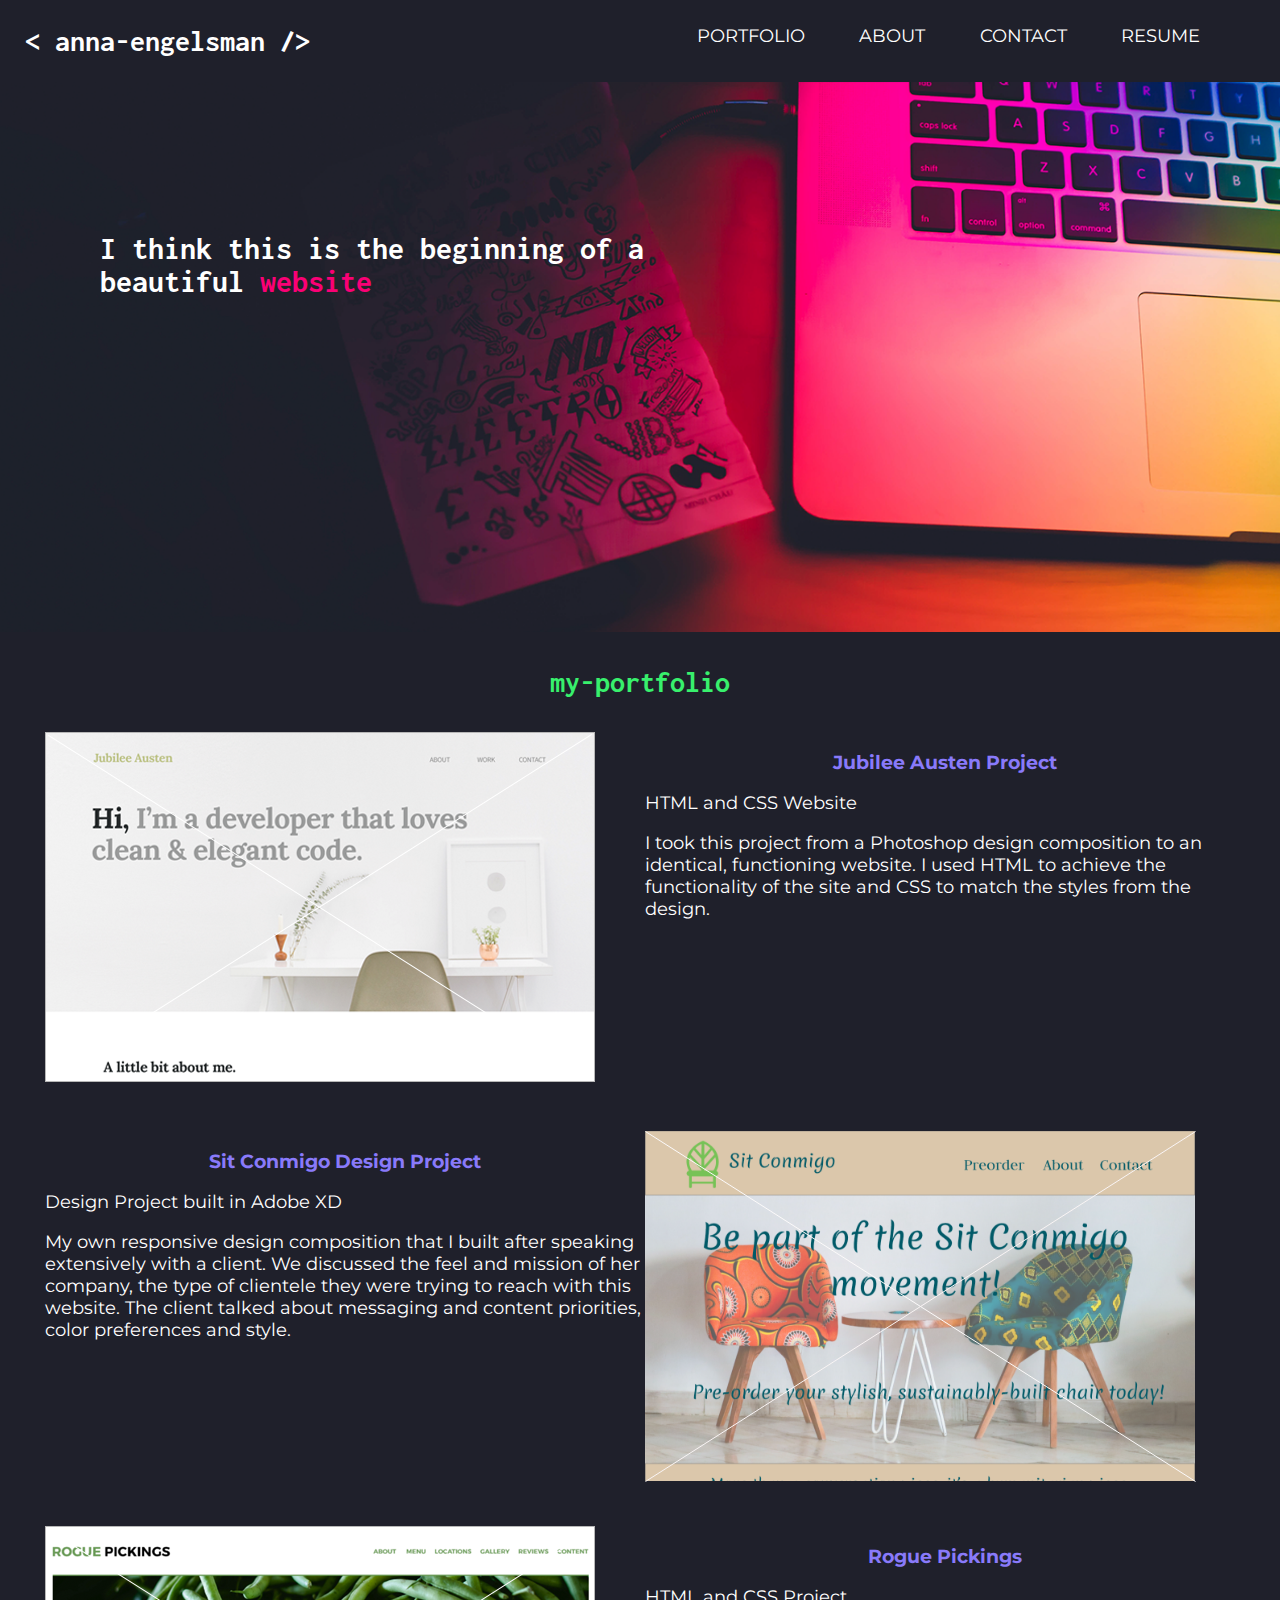
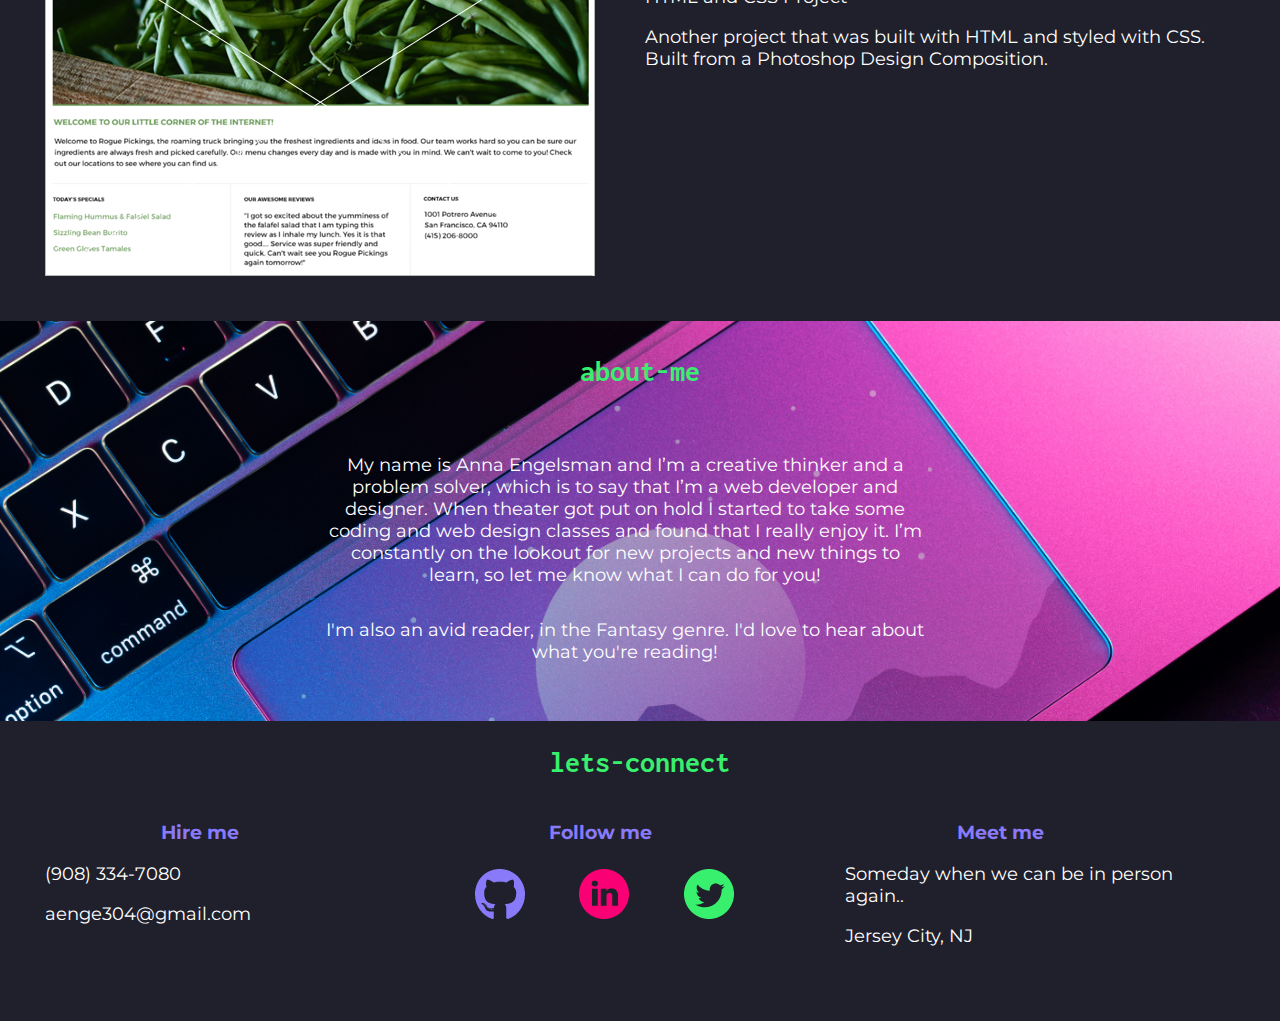
<file: index.html>
<!doctype html>
<html lang="en">
    <head>
        <meta charset="utf-8">
        <title>Anna Engelsman | Portfolio</title>
        <link rel="stylesheet" href="css/main.css">
        <link rel="stylesheet" href="css/normalize.css">
        <link href="https://fonts.googleapis.com/css2?family=Inconsolata&display=swap" rel="stylesheet" type='text/css'>
        <link href="https://fonts.googleapis.com/css2?family=Montserrat&display=swap" rel="stylesheet">
    </head>

    <body>
        <header>
            <div class="half-width" id="head-title">
                <h2>&lt; Anna-Engelsman /></h2>
            </div>

            <div id="nav" class="half-width">
                <nav>
                    <ul>
                        <li>
                            <a href="#portfolio">Portfolio</a>
                        </li>
                        <li>
                            <a href="#about">About</a>
                        </li>
                        <li>
                            <a href="#contact">Contact</a>
                        </li>
                        <li>
                            <a href="resume/resume-index.html">Resume</a>
                        </li>
                    </ul>
                </nav>
            </div>

            <div id="hero-img">
                <h1>I think this is the beginning of a beautiful <span>website</span></h1>
            </div>
        </header>


        <main>
            <div>
<!--Beginning of the PORTFOLIO section-->
                <div id="portfolio">
                    <h2>My-Portfolio</h2>
<!--Austen - Project 1-->
                    <div id="austen-project">
                        <div class="half-width">
                            <img src="assets/jubilee-thumbnail.png" alt="screenshot of website"/>
                        </div>

                        <div class="half-width">
                            <h3>Jubilee Austen Project</h3>
                            <p>HTML and CSS Website</p>
                            <p>I took this project from a Photoshop design composition to an identical, functioning website. I used HTML to achieve the functionality of the site and CSS to match the styles from the design.</p>
                        </div>                
                    </div>
                    
<!--Sit Conmigo - Project 2-->
                    <div id="sit-conmigo-project">
                        <div class="half-width">
                            <h3>Sit Conmigo Design Project</h3>
                            <p>Design Project built in Adobe XD</p>
                            <p>My own responsive design composition that I built after speaking extensively with a client. We discussed the feel and mission of her company, the type of clientele they were trying to reach with this website. The client talked about messaging and content priorities, color preferences and style. </p>
                        </div>

                        <div class="half-width">
                            <img src="assets/group-1.png" alt="screenshot of design comp"/>
                        </div>
                    </div>

<!--Rogue - Project 3-->
                    <div id="rogue-project">
                        <div class="half-width">
                            <img src="assets/rogue-pickings-thumbnail.png" alt="screenshot of website"/>
                        </div>

                        <div class="half-width">
                            <h3>Rogue Pickings</h3>
                            <p>HTML and CSS Project</p>
                            <p>Another project that was built with HTML and styled with CSS. Built from a Photoshop Design Composition.</p>
                        </div>
                    </div>
                </div>

<!--Beginning of ABOUT ME section-->
                <div id="about">
                    <div>
                        <h2>About-Me</h2>
                        <p>My name is Anna Engelsman and I’m a creative thinker and a problem solver, which is to say that I’m a web developer and designer. When theater got put on hold I started to take some coding and web design classes and found that I really enjoy it. I’m constantly on the lookout for new projects and new things to learn, so let me know what I can do for you!</p>
                        <p>I'm also an avid reader, in the Fantasy genre. I'd love to hear about what you're reading!</p>
                    </div>
                </div>    
            </div>
        </main>


<!--Beginning of FOOTER/CONTACT section-->
        <footer id="contact">
            <div>
                <div class="full-width">
                    <h2>Lets-Connect</h2>
                </div>

                <div class="third-width">
                    <h3>Hire me</h3>
                    <p>(908) 334-7080</p>
                    <p>aenge304@gmail.com</p>
                </div>

                <div class="third-width">
                    <h3>Follow me</h3>
                    <div id="social">
                        <img src="assets/github-purple.png" alt="github icon"/>
                        <img src="assets/Linkedin-circ.png" alt="linkedin icon"/>
                        <img src="assets/Twitter-circ.png" alt="twitter icon"/>
                    </div>
                </div>
                    
                <div class="third-width">
                    <h3>Meet me</h3>
                    <p>Someday when we can be in person again..</p>
                    <p>Jersey City, NJ</p>
                </div>
            </div>
        </footer>
    </body>
</html>
</file>
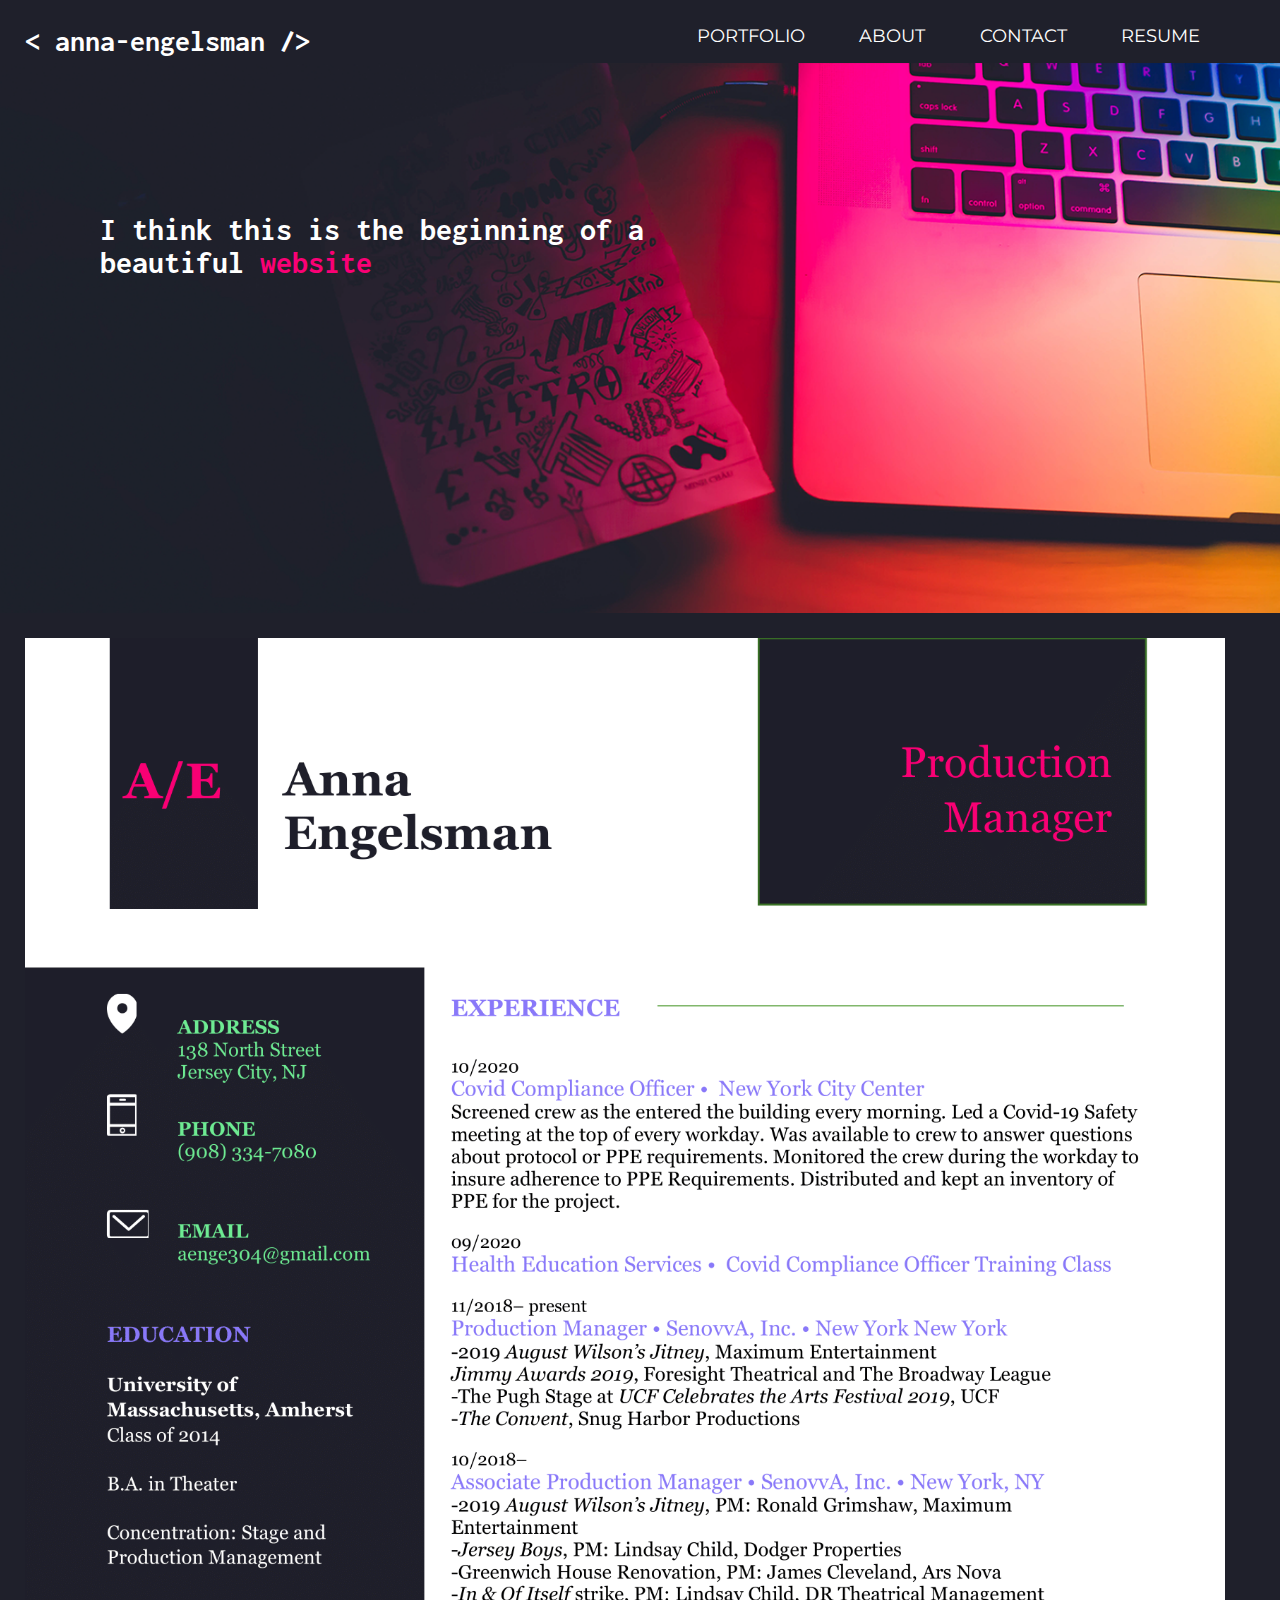
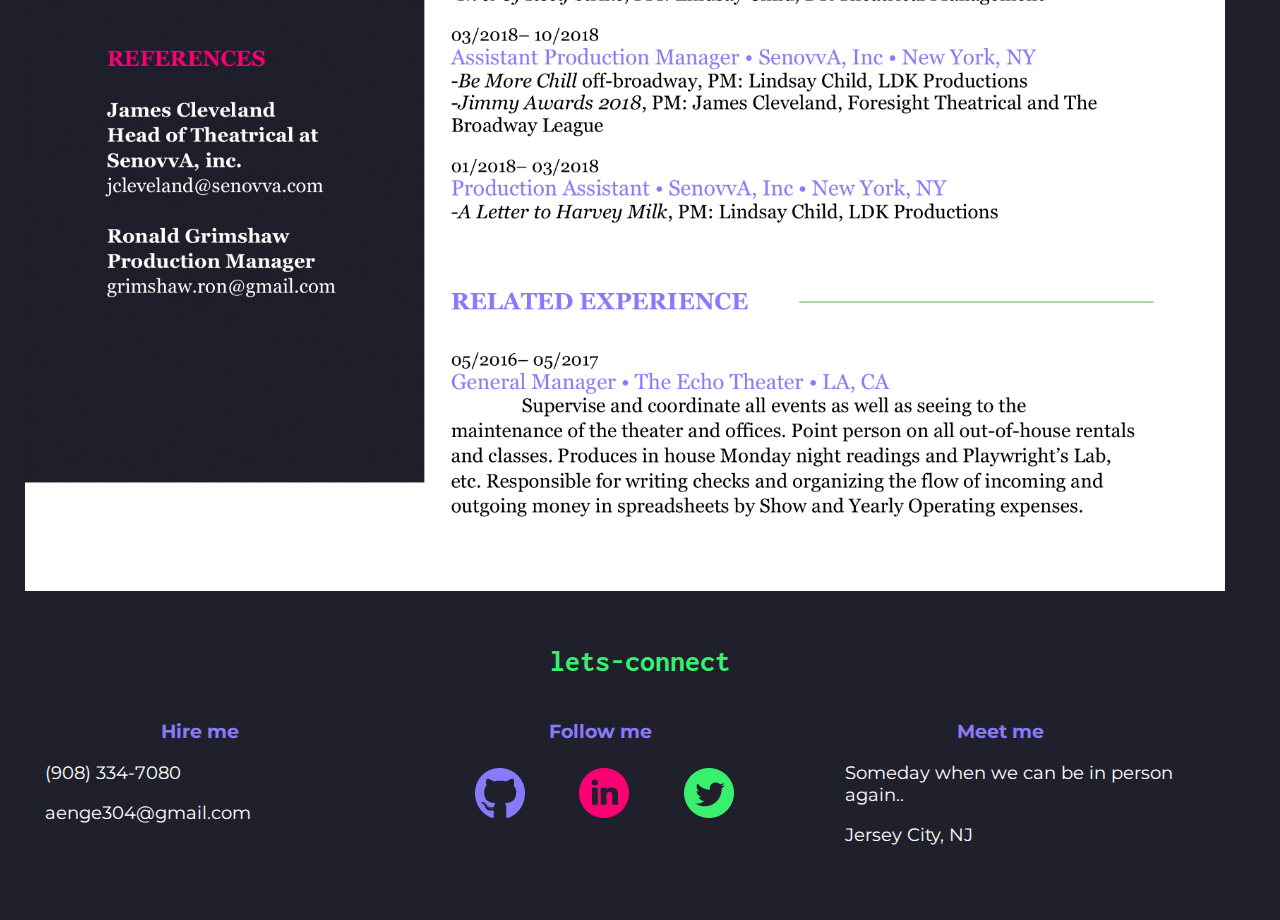
<file: resume/resume-index.html>
<!doctype html>
<html lang="en">
    <head>
        <meta charset="utf-8">
        <title>Anna Engelsman | Portfolio</title>
        <link rel="stylesheet" href="../css/main.css">
        <link rel="stylesheet" href="../css/normalize.css">
        <link href="https://fonts.googleapis.com/css2?family=Inconsolata&display=swap" rel="stylesheet" type='text/css'>
        <link href="https://fonts.googleapis.com/css2?family=Montserrat&display=swap" rel="stylesheet">
    </head>

    <body>
        <header>
            <div class="half-width" id="head-title">
                <a href="../index.html"> &lt; Anna-Engelsman /></a>
            </div>

            <div id="nav" class="half-width">
                <nav>
                    <ul>
                        <li>
                            <a href="#portfolio">Portfolio</a>
                        </li>
                        <li>
                            <a href="#about">About</a>
                        </li>
                        <li>
                            <a href="#contact">Contact</a>
                        </li>
                        <li>
                            <a href="#resume">Resume</a>
                        </li>
                    </ul>
                </nav>
            </div>

            <div id="hero-img">
                <h1>I think this is the beginning of a beautiful <span>website</span></h1>
            </div>
        </header>


        <main>
            <div id="resume">
                <img src="../assets/ae-resume.png" alt="resume"/>
            </div>
        </main> 


        <footer id="contact">
            <div>
                <div class="full-width">
                    <h2>Lets-Connect</h2>
                </div>

                <div class="third-width">
                    <h3>Hire me</h3>
                    <p>(908) 334-7080</p>
                    <p>aenge304@gmail.com</p>
                </div>

                <div class="third-width">
                    <h3>Follow me</h3>
                    <div id="social">
                        <img src="../assets/github-purple.png" alt="github icon"/>
                        <img src="../assets/Linkedin-circ.png" alt="linkedin icon"/>
                        <img src="../assets/Twitter-circ.png" alt="twitter icon"/>
                    </div>
                </div>
                    
                <div class="third-width">
                    <h3>Meet me</h3>
                    <p>Someday when we can be in person again..</p>
                    <p>Jersey City, NJ</p>
                </div>
            </div>
        </footer>
    </body>
</html>
</file>
<file: css/main.css>
/***BASE STYLES***/
.full-width{
    margin: 0 auto;
    overflow: auto;
    width: 1200px;
}

.half-width{
    float: left;
    width: 600px;
}

.third-width{
    float: left;
    width: 400px;
}

h1{
    color: #ffffff;
    font-family: 'Inconsolata', monospace;
    font-size: 72px;
}

h1 span{
    color: #fa0075;
}

h2{
    color: #38F06D;
    font-family: 'Inconsolata', monospace;
    font-size: 30px;
    text-transform: lowercase;
}

h2 a{
    color: #ffffff;
    font-family: 'Inconsolata', monospace;
    font-size: 30px;
    text-decoration: none;
}

h3{
    color: #897AFA;
    font-family: 'Montserrat', sans-serif;
    text-align: center;
}

p{
    color: #ffffff;
    font-family: 'Montserrat', sans-serif;
    font-size: 18px;
}


/****HEADER STYLES****/
header{
    background-color: #1F202B;
}

header #hero-img{
    background-color: #1F202B;
    background-image: url(../assets/hero-background.png);
    background-size: cover;
    clear: both ;
    height: 550px;
    ;
}

header #head-title{
    margin: 0;
}

header #head-title a{
    color: #ffffff;
    float: left;
    font-family: 'Inconsolata', monospace;
    font-size: 30px;
    font-weight: bold;
    margin-top: 25px;
    padding-left: 25px;
    text-decoration: none;
    text-transform: lowercase;
}

header h1{ 
    padding: 150px 100px;
    width: 600px;
}

header h2{
    color: #ffffff;
    float: left;
    margin-top: 25px;
    padding-left: 25px;
}

#nav ul{
    float: right;
    margin-top: 25px;
}

#nav ul li{
    display: inline-block;
    font-family: 'Montserrat', sans-serif;
    font-size: 18px;
    margin: 0;
    padding-left: 50px;
}

#nav ul li a{
    color: #ffffff;
    text-decoration: none;
    text-transform: uppercase;
}


/****PORTFOLIO STYLES****/
main{
    background-color: #1F202B;
}

#portfolio h2{
    line-height: 100px;
    margin: 0;
    text-align: center;
}

#austen-project{
    margin: 0 auto;
    overflow: auto;
    padding-left: 45px;
    padding-bottom: 45px;
}

#sit-conmigo-project{
    height: 350px;
    padding-left: 45px;
    padding-bottom: 45px;
}

#rogue-project{ 
    height: 350px;
    padding-left: 45px;
    padding-bottom: 45px;
}


/****ABOUT STYLES****/
#about { 
    background-image: url(../assets/about-me-back.png);
    background-size: cover;
    clear: both;
    height: 400px;
}

#about h2{
    clear: both;
    line-height: 100px;
    margin: 0;
    text-align: center;
}

#about p{
    margin-left: 325px;
    padding-top: 15px;
    text-align: center;
    width: 600px;
}


/****FOOTER STYLES****/
#contact{
    background-color: #1F202B;
    background-size: cover;
    height: 300px;
}

#contact h2{
    text-align: center;
}

#contact p{
    padding-left: 45px;
}

#social{
    margin: 25px;
}

#contact img{
    padding-left: 50px;
}


/****RESUME PAGE****/
#resume img{ 
    padding: 25px 25px;
    width: 1200px;
}
</file>
